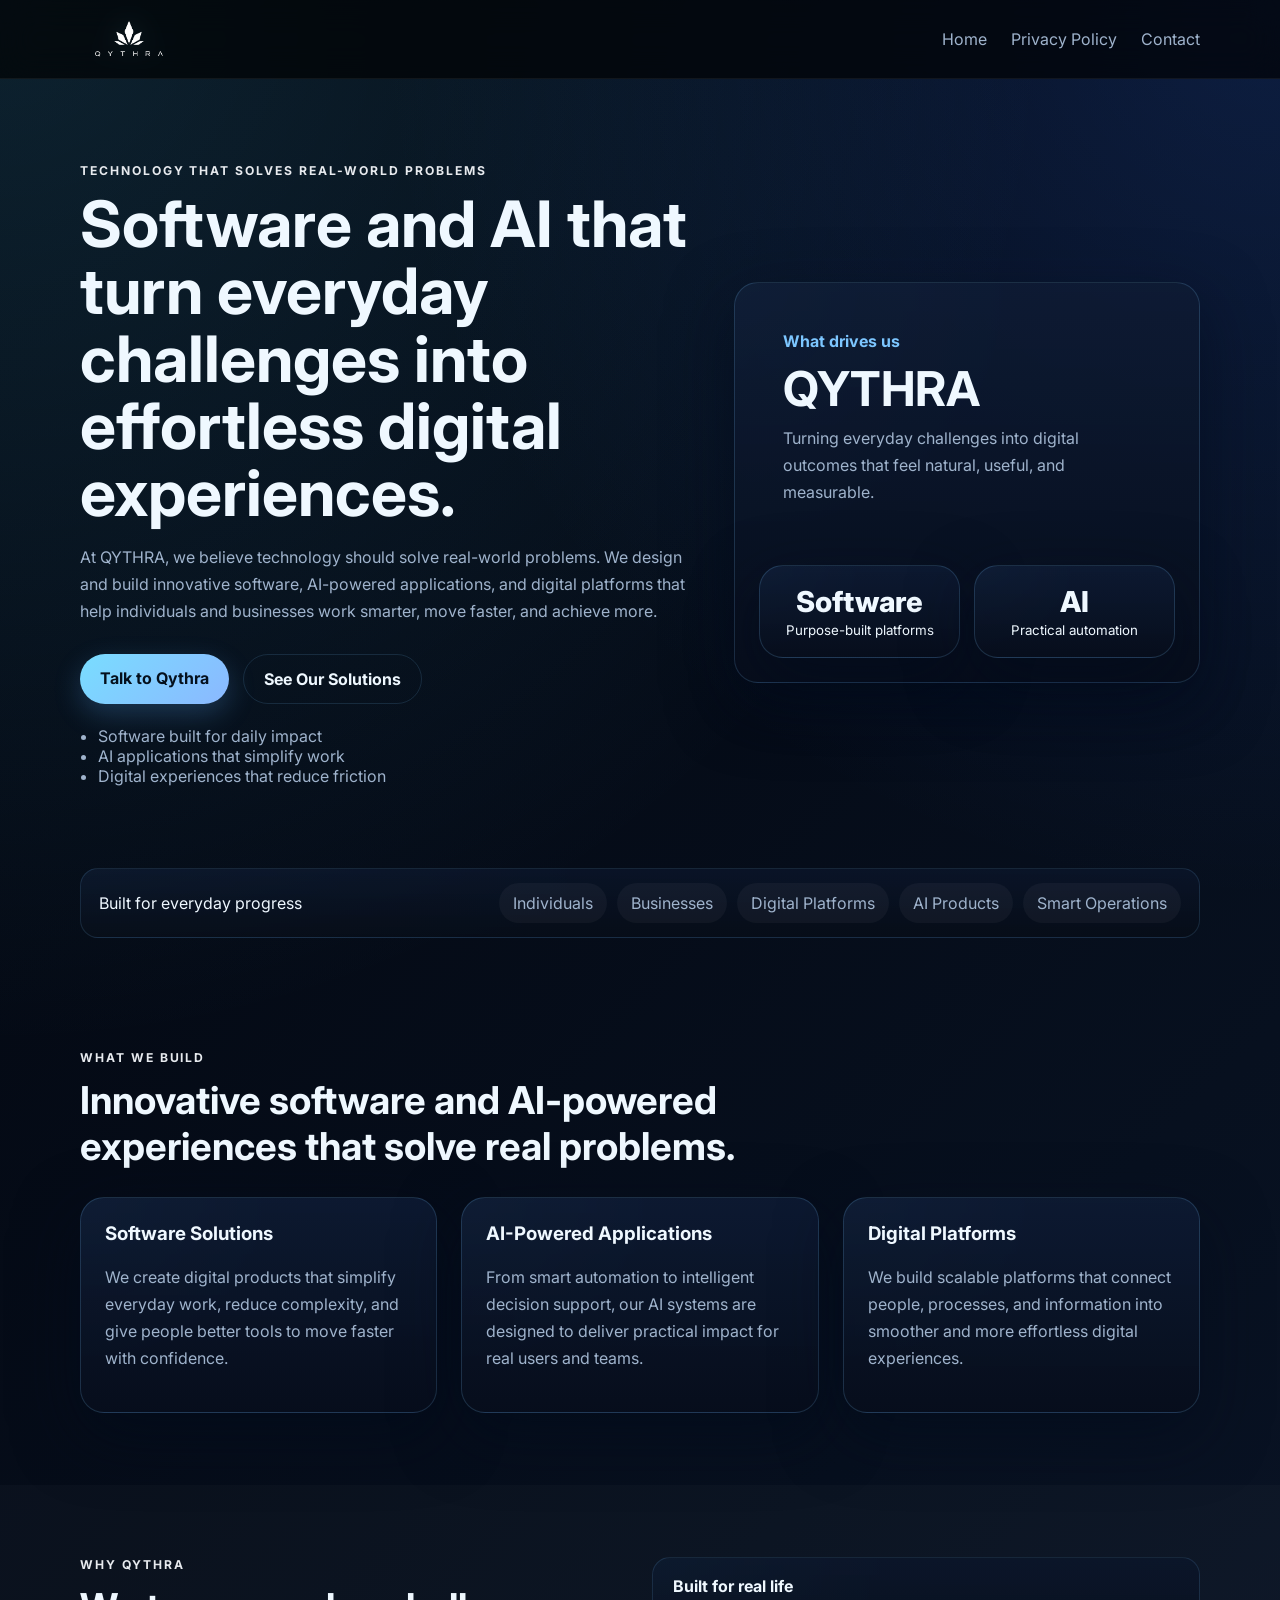
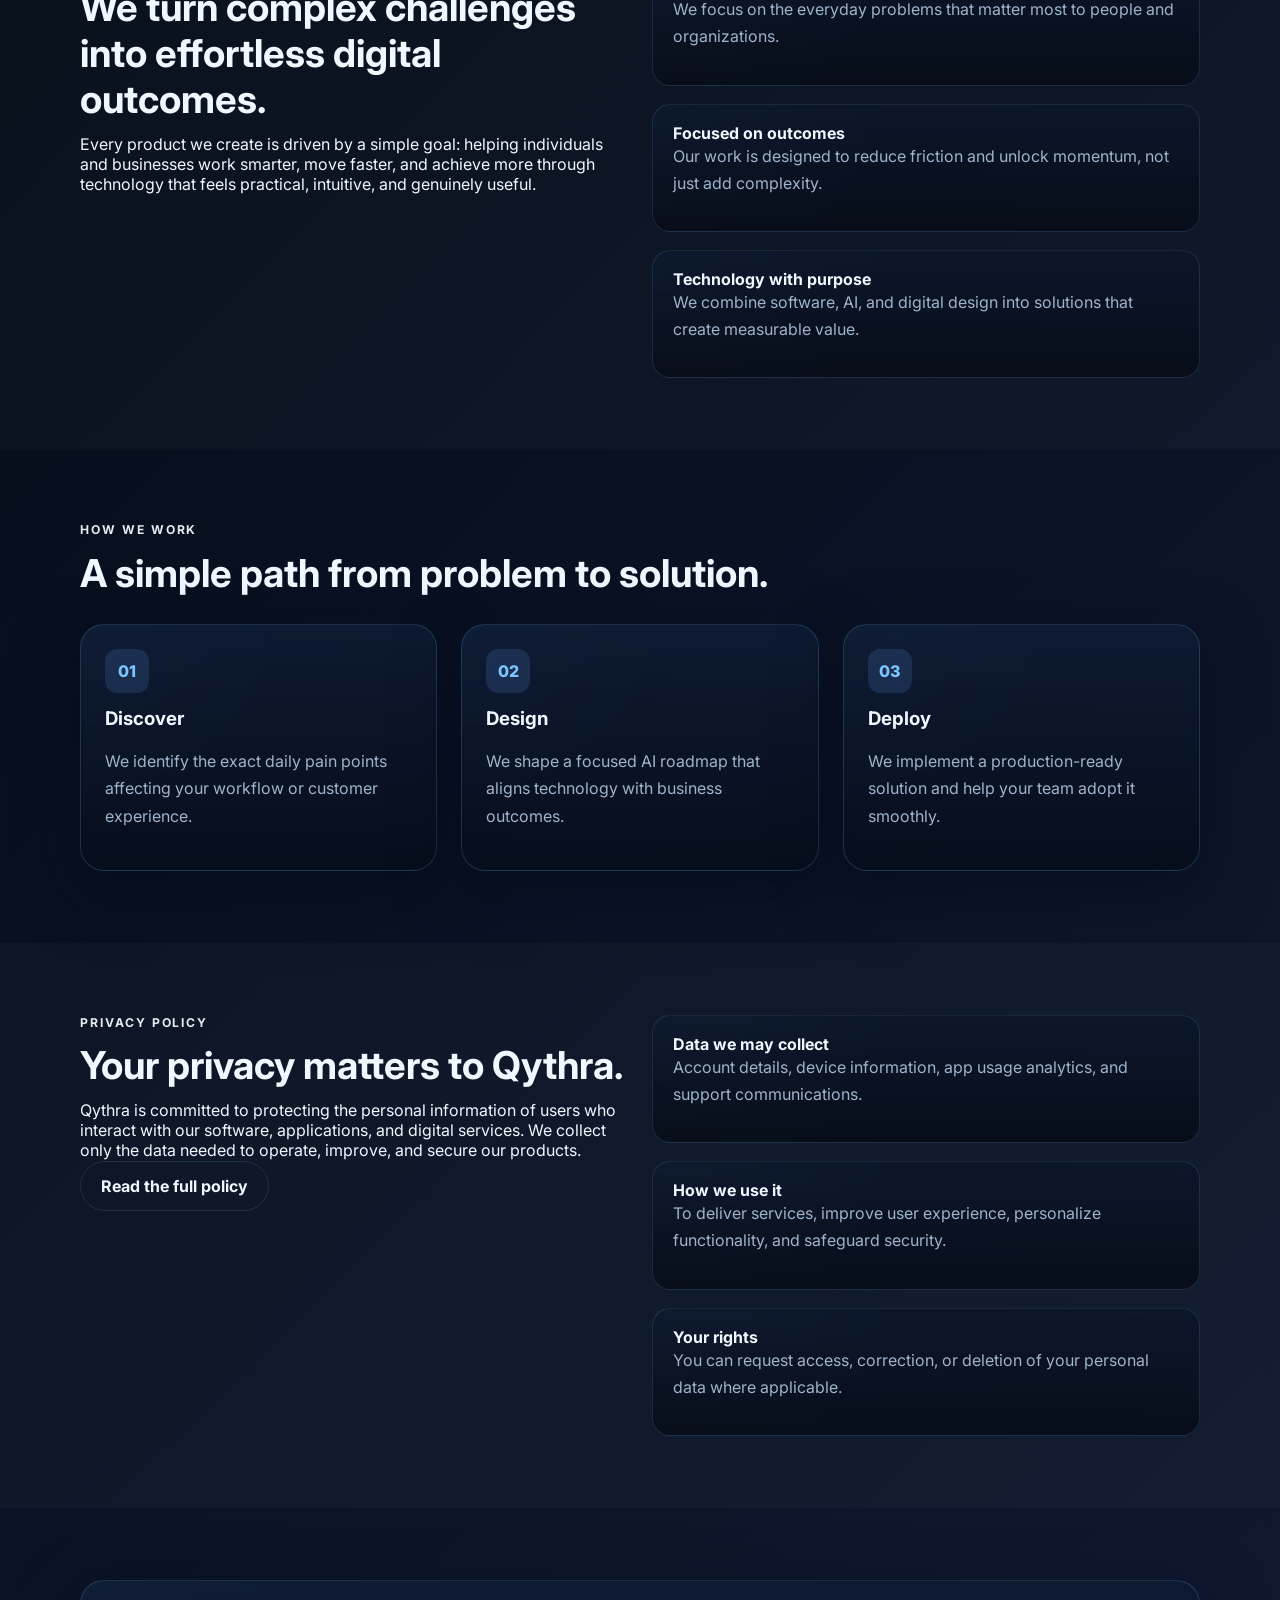
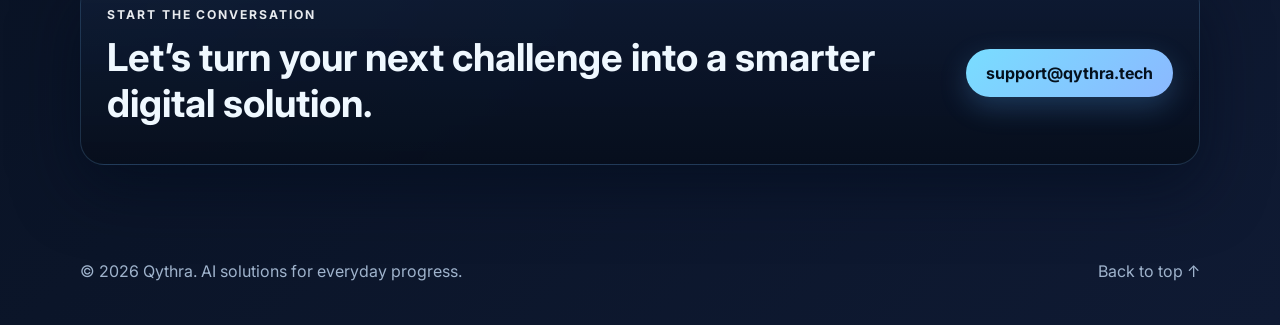
<file: index.html>
<!DOCTYPE html>
<html lang="en">
  <head>
    <meta charset="UTF-8" />
    <meta name="viewport" content="width=device-width, initial-scale=1.0" />
    <title>Qythra | Technology That Solves Real Problems</title>
    <meta
      name="description"
      content="At Qythra, we design and build innovative software, AI-powered applications, and digital platforms that help people and businesses work smarter and move faster."
    />
    <link rel="preconnect" href="https://fonts.googleapis.com" />
    <link rel="preconnect" href="https://fonts.gstatic.com" crossorigin />
    <link
      href="https://fonts.googleapis.com/css2?family=Inter:wght@400;500;600;700;800&display=swap"
      rel="stylesheet"
    />
    <link rel="stylesheet" href="styles.css" />
  </head>
  <body>
    <header class="site-header">
      <div class="container nav-wrap">
        <img src="Main Dark.png" alt="Qythra logo" class="brand-logo" />
        <button class="menu-toggle" aria-label="Toggle navigation">☰</button>
        <nav class="nav-links">
          <a href="index.html">Home</a>
          <a href="privacy.html">Privacy Policy</a>
          <a href="#contact">Contact</a>
        </nav>
      </div>
    </header>

    <main>
      <section class="hero">
        <div class="container hero-grid">
          <div class="hero-copy">
            <p class="eyebrow">Technology that solves real-world problems</p>
            <h1>Software and AI that turn everyday challenges into effortless digital experiences.</h1>
            <p class="hero-text">
              At QYTHRA, we believe technology should solve real-world problems. We design
              and build innovative software, AI-powered applications, and digital platforms
              that help individuals and businesses work smarter, move faster, and achieve more.
            </p>
            <div class="hero-actions">
              <a class="btn btn-primary" href="#contact">Talk to Qythra</a>
              <a class="btn btn-secondary" href="#solutions">See Our Solutions</a>
            </div>
            <ul class="hero-points">
              <li>Software built for daily impact</li>
              <li>AI applications that simplify work</li>
              <li>Digital experiences that reduce friction</li>
            </ul>
          </div>
          <div class="hero-card">
            <div class="stat-card">
              <span class="stat-label">What drives us</span>
              <strong>QYTHRA</strong>
              <p>Turning everyday challenges into digital outcomes that feel natural, useful, and measurable.</p>
            </div>
            <div class="mini-grid">
              <div class="mini-card">
                <span>Software</span>
                <small>Purpose-built platforms</small>
              </div>
              <div class="mini-card">
                <span>AI</span>
                <small>Practical automation</small>
              </div>
            </div>
          </div>
        </div>
      </section>

      <section class="logo-strip">
        <div class="container strip-inner">
          <span>Built for everyday progress</span>
          <div class="pill-row">
            <div class="pill">Individuals</div>
            <div class="pill">Businesses</div>
            <div class="pill">Digital Platforms</div>
            <div class="pill">AI Products</div>
            <div class="pill">Smart Operations</div>
          </div>
        </div>
      </section>

      <section id="solutions" class="section">
        <div class="container">
          <div class="section-heading">
            <p class="eyebrow">What we build</p>
            <h2>Innovative software and AI-powered experiences that solve real problems.</h2>
          </div>

          <div class="card-grid">
            <article class="service-card">
              <h3>Software Solutions</h3>
              <p>
                We create digital products that simplify everyday work, reduce complexity,
                and give people better tools to move faster with confidence.
              </p>
            </article>
            <article class="service-card">
              <h3>AI-Powered Applications</h3>
              <p>
                From smart automation to intelligent decision support, our AI systems are
                designed to deliver practical impact for real users and teams.
              </p>
            </article>
            <article class="service-card">
              <h3>Digital Platforms</h3>
              <p>
                We build scalable platforms that connect people, processes, and information
                into smoother and more effortless digital experiences.
              </p>
            </article>
          </div>
        </div>
      </section>

      <section id="impact" class="section section-alt">
        <div class="container split-grid">
          <div>
            <p class="eyebrow">Why Qythra</p>
            <h2>We turn complex challenges into effortless digital outcomes.</h2>
            <p>
              Every product we create is driven by a simple goal: helping individuals and
              businesses work smarter, move faster, and achieve more through technology that
              feels practical, intuitive, and genuinely useful.
            </p>
          </div>
          <div class="impact-list">
            <div>
              <strong>Built for real life</strong>
              <p>We focus on the everyday problems that matter most to people and organizations.</p>
            </div>
            <div>
              <strong>Focused on outcomes</strong>
              <p>Our work is designed to reduce friction and unlock momentum, not just add complexity.</p>
            </div>
            <div>
              <strong>Technology with purpose</strong>
              <p>We combine software, AI, and digital design into solutions that create measurable value.</p>
            </div>
          </div>
        </div>
      </section>

      <section id="process" class="section">
        <div class="container">
          <div class="section-heading">
            <p class="eyebrow">How we work</p>
            <h2>A simple path from problem to solution.</h2>
          </div>
          <div class="steps-grid">
            <div class="step">
              <span>01</span>
              <h3>Discover</h3>
              <p>We identify the exact daily pain points affecting your workflow or customer experience.</p>
            </div>
            <div class="step">
              <span>02</span>
              <h3>Design</h3>
              <p>We shape a focused AI roadmap that aligns technology with business outcomes.</p>
            </div>
            <div class="step">
              <span>03</span>
              <h3>Deploy</h3>
              <p>We implement a production-ready solution and help your team adopt it smoothly.</p>
            </div>
          </div>
        </div>
      </section>

      <section class="section section-alt">
        <div class="container split-grid">
          <div>
            <p class="eyebrow">Privacy Policy</p>
            <h2>Your privacy matters to Qythra.</h2>
            <p>
              Qythra is committed to protecting the personal information of users who interact
              with our software, applications, and digital services. We collect only the data
              needed to operate, improve, and secure our products.
            </p>
            <a class="btn btn-secondary" href="privacy.html">Read the full policy</a>
          </div>
          <div class="impact-list">
            <div>
              <strong>Data we may collect</strong>
              <p>Account details, device information, app usage analytics, and support communications.</p>
            </div>
            <div>
              <strong>How we use it</strong>
              <p>To deliver services, improve user experience, personalize functionality, and safeguard security.</p>
            </div>
            <div>
              <strong>Your rights</strong>
              <p>You can request access, correction, or deletion of your personal data where applicable.</p>
            </div>
          </div>
        </div>
      </section>

      <section id="contact" class="section cta">
        <div class="container cta-box">
          <div>
            <p class="eyebrow">Start the conversation</p>
            <h2>Let’s turn your next challenge into a smarter digital solution.</h2>
          </div>
          <a class="btn btn-primary" href="mailto:support@qythra.tech">support@qythra.tech</a>
        </div>
      </section>
    </main>

    <footer class="site-footer">
      <div class="container footer-wrap">
        <span>© 2026 Qythra. AI solutions for everyday progress.</span>
        <a href="#top">Back to top ↑</a>
      </div>
    </footer>

    <script src="script.js"></script>
  </body>
</html>
</file>
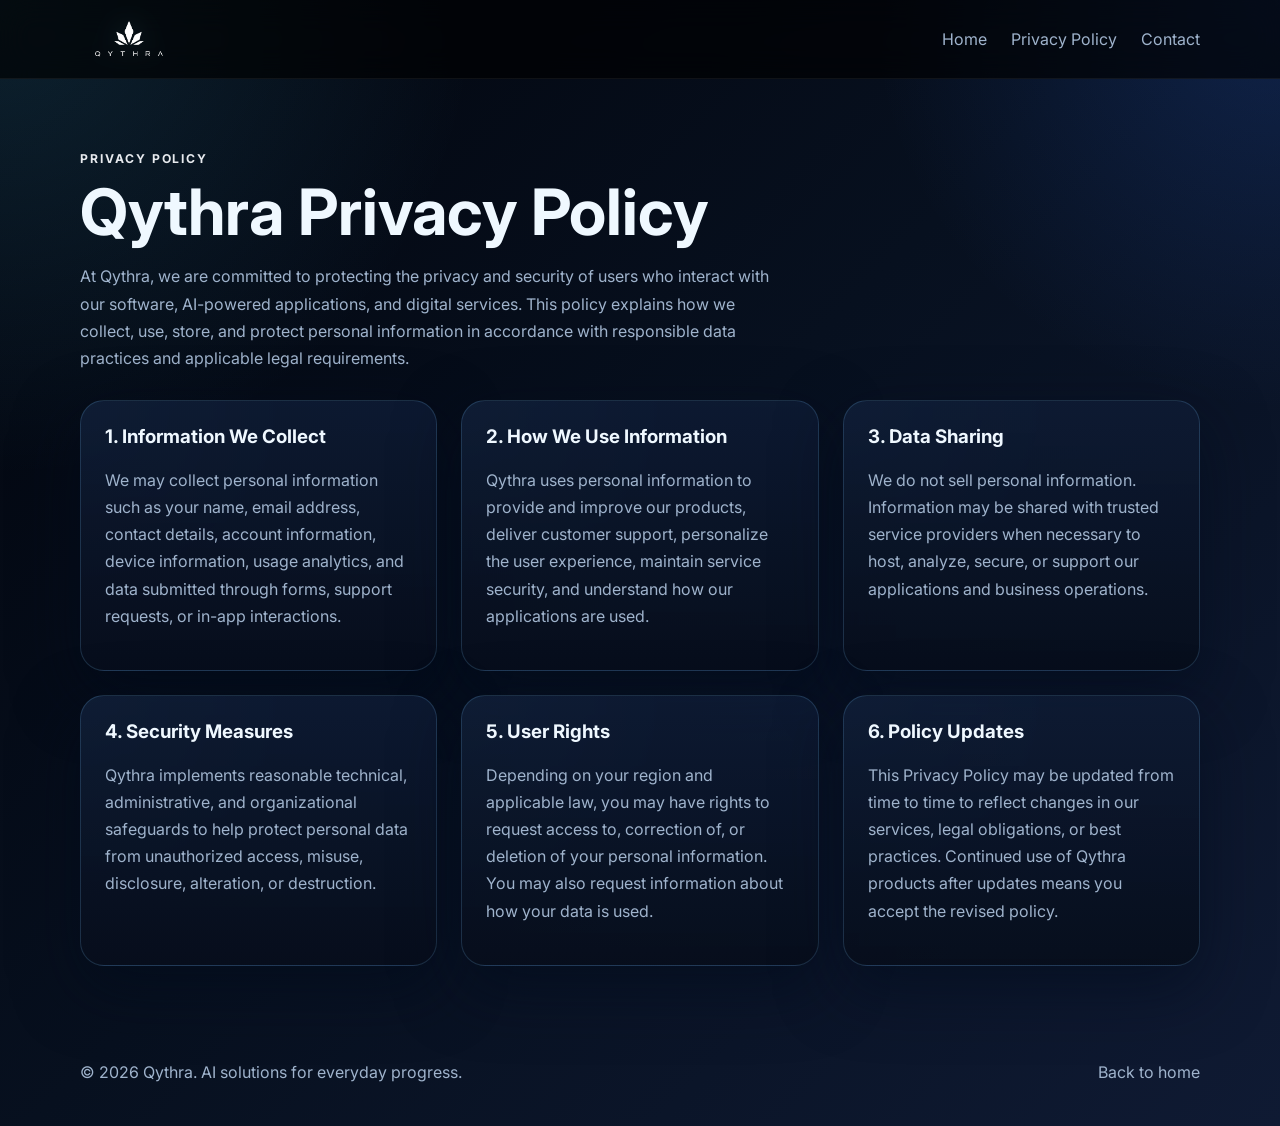
<file: privacy.html>
<!DOCTYPE html>
<html lang="en">
  <head>
    <meta charset="UTF-8" />
    <meta name="viewport" content="width=device-width, initial-scale=1.0" />
    <title>Qythra | Privacy Policy</title>
    <meta
      name="description"
      content="Qythra privacy policy for software, AI-powered applications, and digital services."
    />
    <link rel="preconnect" href="https://fonts.googleapis.com" />
    <link rel="preconnect" href="https://fonts.gstatic.com" crossorigin />
    <link
      href="https://fonts.googleapis.com/css2?family=Inter:wght@400;500;600;700;800&display=swap"
      rel="stylesheet"
    />
    <link rel="stylesheet" href="styles.css" />
  </head>
  <body>
    <header class="site-header">
      <div class="container nav-wrap">
        <img src="Main Dark.png" alt="Qythra logo" class="brand-logo" />
        <button class="menu-toggle" aria-label="Toggle navigation">☰</button>
        <nav class="nav-links">
          <a href="index.html">Home</a>
          <a href="privacy.html">Privacy Policy</a>
          <a href="index.html#contact">Contact</a>
        </nav>
      </div>
    </header>

    <main>
      <section class="section">
        <div class="container">
          <div class="section-heading">
            <p class="eyebrow">Privacy Policy</p>
            <h1>Qythra Privacy Policy</h1>
            <p class="hero-text">
              At Qythra, we are committed to protecting the privacy and security of users who
              interact with our software, AI-powered applications, and digital services. This
              policy explains how we collect, use, store, and protect personal information in
              accordance with responsible data practices and applicable legal requirements.
            </p>
          </div>

          <div class="card-grid privacy-grid">
            <article class="service-card">
              <h3>1. Information We Collect</h3>
              <p>
                We may collect personal information such as your name, email address, contact
                details, account information, device information, usage analytics, and data
                submitted through forms, support requests, or in-app interactions.
              </p>
            </article>
            <article class="service-card">
              <h3>2. How We Use Information</h3>
              <p>
                Qythra uses personal information to provide and improve our products, deliver
                customer support, personalize the user experience, maintain service security,
                and understand how our applications are used.
              </p>
            </article>
            <article class="service-card">
              <h3>3. Data Sharing</h3>
              <p>
                We do not sell personal information. Information may be shared with trusted
                service providers when necessary to host, analyze, secure, or support our
                applications and business operations.
              </p>
            </article>
            <article class="service-card">
              <h3>4. Security Measures</h3>
              <p>
                Qythra implements reasonable technical, administrative, and organizational
                safeguards to help protect personal data from unauthorized access, misuse,
                disclosure, alteration, or destruction.
              </p>
            </article>
            <article class="service-card">
              <h3>5. User Rights</h3>
              <p>
                Depending on your region and applicable law, you may have rights to request
                access to, correction of, or deletion of your personal information. You may also
                request information about how your data is used.
              </p>
            </article>
            <article class="service-card">
              <h3>6. Policy Updates</h3>
              <p>
                This Privacy Policy may be updated from time to time to reflect changes in our
                services, legal obligations, or best practices. Continued use of Qythra products
                after updates means you accept the revised policy.
              </p>
            </article>
          </div>
        </div>
      </section>
    </main>

    <footer class="site-footer">
      <div class="container footer-wrap">
        <span>© 2026 Qythra. AI solutions for everyday progress.</span>
        <a href="index.html">Back to home</a>
      </div>
    </footer>

    <script src="script.js"></script>
  </body>
</html>
</file>
<file: styles.css>
:root {
  --bg: #040814;
  --panel: #0a1120;
  --panel-soft: #0f1a33;
  --text: #eff8ff;
  --muted: #9fb3cc;
  --primary: #79ddff;
  --primary-strong: #b0f2ff;
  --accent: #7cc6ff;
  --border: rgba(124, 198, 255, 0.14);
  --shadow: 0 22px 64px rgba(2, 11, 28, 0.55);
}

* {
  box-sizing: border-box;
}

html {
  scroll-behavior: smooth;
}

body {
  margin: 0;
  font-family: "Inter", sans-serif;
  background:
    radial-gradient(circle at top left, rgba(78, 209, 255, 0.14), transparent 28%),
    radial-gradient(circle at top right, rgba(49, 115, 255, 0.18), transparent 24%),
    linear-gradient(135deg, #02050d, #07101f 48%, #0f1a33);
  color: var(--text);
}

.container {
  width: min(1120px, calc(100% - 32px));
  margin: 0 auto;
}

.site-header {
  position: sticky;
  top: 0;
  z-index: 10;
  backdrop-filter: blur(16px);
  background: rgba(0, 0, 0, 0.65);
  border-bottom: 1px solid rgba(255, 255, 255, 0.06);
}

.nav-wrap,
.footer-wrap,
.strip-inner,
.cta-box {
  display: flex;
  align-items: center;
  justify-content: space-between;
  gap: 18px;
}

.nav-wrap {
  min-height: 78px;
}

.brand-logo {
  width: auto;
  max-width: 260px;
  height: 54px;
  display: block;
  background: none !important;
  padding: 0;
  margin: 0;
  border: none !important;
  border-radius: 0 !important;
  box-shadow: none !important;
  outline: none !important;
  object-fit: contain;
  filter: drop-shadow(0 0 12px rgba(121, 221, 255, 0.15));
}

.brand-mark {
  width: 40px;
  height: 40px;
  display: grid;
  place-items: center;
  border-radius: 12px;
  background: linear-gradient(135deg, var(--primary), var(--accent));
  color: #081220;
  font-weight: 800;
}

.nav-links {
  display: flex;
  gap: 24px;
}

.nav-links a,
.site-footer a {
  color: var(--muted);
  text-decoration: none;
}

.menu-toggle {
  display: none;
  background: transparent;
  color: var(--text);
  border: 0;
  font-size: 1.4rem;
}

.hero {
  padding: 84px 0 56px;
}

.hero-banner-wrap {
  margin-bottom: 28px;
  padding: 12px;
  border-radius: 28px;
  overflow: hidden;
  background:
    radial-gradient(circle at center, rgba(72, 187, 255, 0.18), transparent 58%),
    linear-gradient(135deg, rgba(6, 11, 24, 0.96), rgba(10, 18, 35, 0.88));
  box-shadow:
    inset 0 0 0 1px rgba(124, 198, 255, 0.16),
    0 20px 60px rgba(2, 11, 28, 0.5);
}

.hero-banner {
  width: 100%;
  height: 360px;
  object-fit: cover;
  object-position: center;
  border-radius: 20px;
  background: #000000;
  display: block;
  box-shadow: inset 0 0 40px rgba(255, 255, 255, 0.04);
}

.hero-grid,
.split-grid,
.card-grid,
.steps-grid {
  display: grid;
  gap: 24px;
}

.hero-grid {
  grid-template-columns: 1.15fr 0.85fr;
  align-items: center;
}

.eyebrow {
  text-transform: uppercase;
  letter-spacing: 0.16em;
  font-size: 0.76rem;
  color: #e7eaee;
  font-weight: 700;
}

h1,
h2,
h3,
p {
  margin-top: 0;
}

h1 {
  font-size: clamp(2.5rem, 5vw, 4.5rem);
  line-height: 1.05;
  margin-bottom: 18px;
}

h2 {
  font-size: clamp(1.8rem, 3vw, 3rem);
  margin-bottom: 12px;
}

.hero-text,
.service-card p,
.step p,
.impact-list p,
.hero-card p {
  color: var(--muted);
  line-height: 1.7;
}

.hero-actions {
  display: flex;
  gap: 14px;
  margin: 28px 0 22px;
  flex-wrap: wrap;
}

.btn {
  text-decoration: none;
  padding: 14px 20px;
  border-radius: 999px;
  font-weight: 700;
}

.btn-primary {
  background: linear-gradient(135deg, #79ddff, #8bb8ff);
  color: #04101d;
  box-shadow: 0 10px 28px rgba(90, 177, 255, 0.24);
}

.btn-secondary {
  border: 1px solid var(--border);
  color: var(--text);
}

.hero-points {
  padding-left: 18px;
  color: var(--muted);
}

.hero-card,
.service-card,
.step,
.cta-box,

.mini-card {
  background:
    linear-gradient(180deg, rgba(14, 27, 52, 0.88), rgba(7, 14, 28, 0.96)),
    radial-gradient(circle at top left, rgba(121, 221, 255, 0.14), transparent 50%);
  border: 1px solid rgba(124, 198, 255, 0.18);
  border-radius: 24px;
  box-shadow: var(--shadow);
}

.stat-card{
  /* background:
    linear-gradient(180deg, rgba(14, 27, 52, 0.88), rgba(7, 14, 28, 0.96)),
    radial-gradient(circle at top left, rgba(121, 221, 255, 0.14), transparent 50%); */
  /* border: 1px solid rgba(124, 198, 255, 0.18); */
  /* border-radius: 24px; */
  /* box-shadow: var(--shadow); */
}


.hero-card {
  padding: 24px;
}

.stat-card {
  padding: 24px;
  margin-bottom: 18px;
  border: none;
  box-shadow: none;
}

.stat-label {
  display: inline-block;
  margin-bottom: 14px;
  color: var(--accent);
  font-weight: 700;
}

.stat-card strong {
  display: block;
  font-size: 3rem;
  line-height: 1;
  margin-bottom: 12px;
}

.mini-grid {
  display: grid;
  grid-template-columns: repeat(2, 1fr);
  gap: 14px;
}

.mini-card {
  padding: 18px;
  text-align: center;
}

.mini-card span {
  display: block;
  font-size: 1.8rem;
  font-weight: 800;
}

.logo-strip {
  padding: 10px 0 40px;
}

.strip-inner {
  background:
    linear-gradient(180deg, rgba(11, 22, 43, 0.78), rgba(7, 13, 24, 0.92)),
    radial-gradient(circle at top left, rgba(121, 221, 255, 0.1), transparent 48%);
  border: 1px solid var(--border);
  border-radius: 18px;
  padding: 14px 18px;
}

.pill-row {
  display: flex;
  gap: 10px;
  flex-wrap: wrap;
}

.pill {
  padding: 10px 14px;
  background: rgba(255, 255, 255, 0.04);
  border-radius: 999px;
  color: var(--muted);
}

.section {
  padding: 72px 0;
}

.section-alt {
  background: rgba(255, 255, 255, 0.02);
}

.section-heading {
  max-width: 700px;
  margin-bottom: 28px;
}

.card-grid {
  grid-template-columns: repeat(3, 1fr);
}

.service-card,
.step {
  padding: 24px;
}

.split-grid {
  grid-template-columns: 1fr 1fr;
  align-items: start;
}

.impact-list {
  display: grid;
  gap: 18px;
}

.impact-list div {
  padding: 18px 20px;
  border: 1px solid var(--border);
  border-radius: 18px;
  background:
    linear-gradient(180deg, rgba(11, 22, 43, 0.82), rgba(7, 13, 24, 0.92)),
    radial-gradient(circle at top left, rgba(121, 221, 255, 0.12), transparent 44%);
}

.steps-grid {
  grid-template-columns: repeat(3, 1fr);
}

.step span {
  display: inline-flex;
  width: 44px;
  height: 44px;
  border-radius: 12px;
  align-items: center;
  justify-content: center;
  background: rgba(110, 168, 255, 0.15);
  color: var(--accent);
  font-weight: 800;
  margin-bottom: 14px;
}

.cta-box {
  padding: 26px;
}

.site-footer {
  padding: 24px 0 44px;
  color: var(--muted);
}

@media (max-width: 820px) {
  .hero-grid,
  .split-grid,
  .card-grid,
  .steps-grid {
    grid-template-columns: 1fr;
  }

  .nav-links {
    display: none;
    position: absolute;
    top: 78px;
    right: 16px;
    flex-direction: column;
    padding: 16px;
    border-radius: 16px;
    background: rgba(7, 17, 31, 0.96);
    border: 1px solid var(--border);
  }

  .nav-links.open {
    display: flex;
  }

  .menu-toggle {
    display: inline-block;
  }

  .nav-wrap {
    flex-direction: row;
    align-items: center;
    justify-content: space-between;
    gap: 12px;
  }

  .footer-wrap,
  .strip-inner,
  .cta-box {
    flex-direction: column;
    align-items: stretch;
  }

  .brand-logo {
    max-width: 180px;
    height: auto;
  }

  .menu-toggle {
    margin-left: auto;
  }
}
</file>
